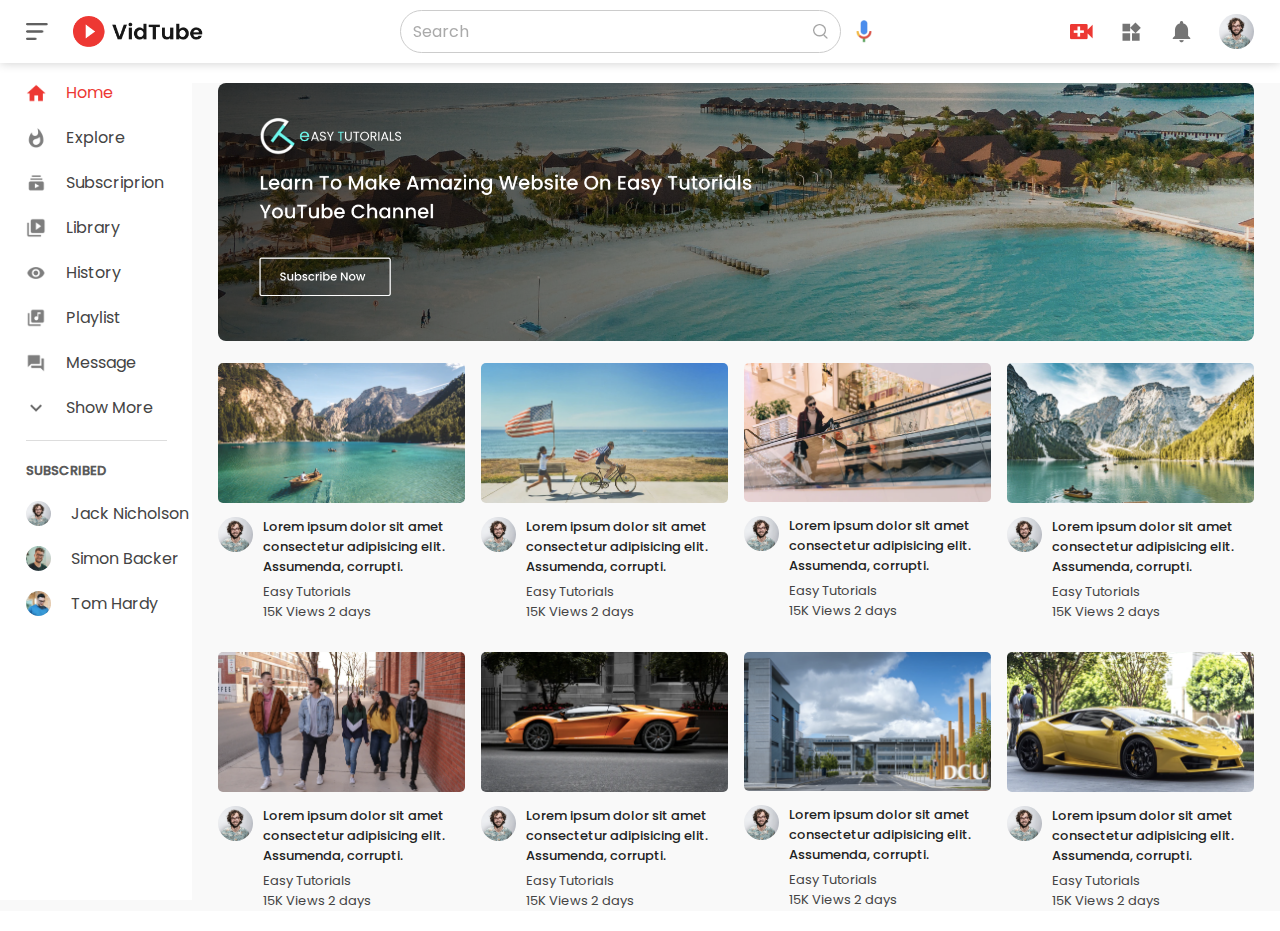
<file: index.html>
<!DOCTYPE html>
<html lang="en">
  <head>
    <meta charset="UTF-8" />
    <meta name="viewport" content="width=device-width, initial-scale=1.0" />
    <title>VidTube</title>
    <!-- Font Awesome CDN -->
    <link
      rel="stylesheet"
      href="https://cdnjs.cloudflare.com/ajax/libs/font-awesome/6.5.0/css/all.min.css"
    />
    <link rel="stylesheet" href="./style.css" />
  </head>
  <body>
    <!-- ========================= NAVBAR ========================= -->
    <nav class="flex-div">
      <div class="nav-left flex-div">
        <img src="./images/menu.png" class="menu-icon" alt="" />
        <img src="./images/logo.png" class="logo" alt="" />
      </div>
      <div class="nav-middle flex-div">
        <div class="search-box flex-div">
          <input type="text" placeholder="Search" />
          <img src="./images/search.png" alt="" />
        </div>
        <img src="./images/voice-search.png" class="mic-icon" />
      </div>

      <div class="nav-right flex-div">
        <img src="./images/upload.png" alt="" />
        <img src="./images/more.png" alt="" />
        <img src="./images/notification.png" alt="" />
        <img src="./images/Jack.png" class="user-icon" alt="" />
      </div>
    </nav>

    <!-- ========================= SIDEBAR ========================= -->
    <div class="sidebar">
      <div class="shortcut-links">
        <a href=""
          ><img src="./images/home.png" alt="" />
          <p>Home</p></a
        >
        <a href=""
          ><img src="./images/explore.png" alt="" />
          <p>Explore</p></a
        >
        <a href=""
          ><img src="./images/subscriprion.png" alt="" />
          <p>Subscriprion</p></a
        >
        <a href=""
          ><img src="./images/library.png" alt="" />
          <p>Library</p></a
        >
        <a href=""
          ><img src="./images/history.png" alt="" />
          <p>History</p></a
        >
        <a href=""
          ><img src="./images/playlist.png" alt="" />
          <p>Playlist</p></a
        >
        <a href=""
          ><img src="./images/messages.png" alt="" />
          <p>Message</p></a
        >
        <a href=""
          ><img src="./images/show-more.png" alt="" />
          <p>Show More</p></a
        >
        <hr />
      </div>
      <div class="subscribed-list">
        <h3>SUBSCRIBED</h3>
        <a href="#"
          ><img src="./images/Jack.png" alt="" />
          <p>Jack Nicholson</p></a
        >
        <a href="#"
          ><img src="./images/simon.png" alt="" />
          <p>Simon Backer</p></a
        >
        <a href="#"
          ><img src="./images/tom.png" alt="" />
          <p>Tom Hardy</p></a
        >
      </div>
    </div>

    <!-- ========================= MAIN ========================= -->
    <div class="container">
      <div class="banner">
        <img src="./images/banner.png" alt="" />
      </div>
      <div class="list-container">
        <div class="vid-list">
          <a href="./play-video.html"
            ><img src="./images/thumbnail1.png" class="thumbnail"
          /></a>
          <div class="flex-div">
            <img src="./images/Jack.png" alt="" />
            <div class="vid-info">
              <a href="./play-video.html"
                >Lorem ipsum dolor sit amet consectetur adipisicing elit.
                Assumenda, corrupti.</a
              >
              <p>Easy Tutorials</p>
              <p>15K Views 2 days</p>
            </div>
          </div>
        </div>
        <div class="vid-list">
          <a href="./play-video.html"
            ><img src="./images/thumbnail2.png" class="thumbnail"
          /></a>
          <div class="flex-div">
            <img src="./images/Jack.png" alt="" />
            <div class="vid-info">
              <a href="./play-video.html"
                >Lorem ipsum dolor sit amet consectetur adipisicing elit.
                Assumenda, corrupti.</a
              >
              <p>Easy Tutorials</p>
              <p>15K Views 2 days</p>
            </div>
          </div>
        </div>
        <div class="vid-list">
          <a href="./play-video.html"
            ><img src="./images/thumbnail3.png" class="thumbnail"
          /></a>
          <div class="flex-div">
            <img src="./images/Jack.png" alt="" />
            <div class="vid-info">
              <a href="./play-video.html"
                >Lorem ipsum dolor sit amet consectetur adipisicing elit.
                Assumenda, corrupti.</a
              >
              <p>Easy Tutorials</p>
              <p>15K Views 2 days</p>
            </div>
          </div>
        </div>
        <div class="vid-list">
          <a href="./play-video.html"
            ><img src="./images/thumbnail4.png" class="thumbnail"
          /></a>
          <div class="flex-div">
            <img src="./images/Jack.png" alt="" />
            <div class="vid-info">
              <a href="./play-video.html"
                >Lorem ipsum dolor sit amet consectetur adipisicing elit.
                Assumenda, corrupti.</a
              >
              <p>Easy Tutorials</p>
              <p>15K Views 2 days</p>
            </div>
          </div>
        </div>
        <div class="vid-list">
          <a href="./play-video.html"
            ><img src="./images/thumbnail5.png" class="thumbnail"
          /></a>
          <div class="flex-div">
            <img src="./images/Jack.png" alt="" />
            <div class="vid-info">
              <a href="./play-video.html"
                >Lorem ipsum dolor sit amet consectetur adipisicing elit.
                Assumenda, corrupti.</a
              >
              <p>Easy Tutorials</p>
              <p>15K Views 2 days</p>
            </div>
          </div>
        </div>
        <div class="vid-list">
          <a href="./play-video.html"
            ><img src="./images/thumbnail6.png" class="thumbnail"
          /></a>
          <div class="flex-div">
            <img src="./images/Jack.png" alt="" />
            <div class="vid-info">
              <a href="./play-video.html"
                >Lorem ipsum dolor sit amet consectetur adipisicing elit.
                Assumenda, corrupti.</a
              >
              <p>Easy Tutorials</p>
              <p>15K Views 2 days</p>
            </div>
          </div>
        </div>
        <div class="vid-list">
          <a href="./play-video.html"
            ><img src="./images/thumbnail7.png" class="thumbnail"
          /></a>
          <div class="flex-div">
            <img src="./images/Jack.png" alt="" />
            <div class="vid-info">
              <a href="./play-video.html"
                >Lorem ipsum dolor sit amet consectetur adipisicing elit.
                Assumenda, corrupti.</a
              >
              <p>Easy Tutorials</p>
              <p>15K Views 2 days</p>
            </div>
          </div>
        </div>
        <div class="vid-list">
          <a href="./play-video.html"
            ><img src="./images/thumbnail8.png" class="thumbnail"
          /></a>
          <div class="flex-div">
            <img src="./images/Jack.png" alt="" />
            <div class="vid-info">
              <a href="./play-video.html"
                >Lorem ipsum dolor sit amet consectetur adipisicing elit.
                Assumenda, corrupti.</a
              >
              <p>Easy Tutorials</p>
              <p>15K Views 2 days</p>
            </div>
          </div>
        </div>
      </div>
    </div>

    <!-- ========================= JAVASCRIPT ========================= -->
    <script src="./script.js"></script>
  </body>
</html>
</file>
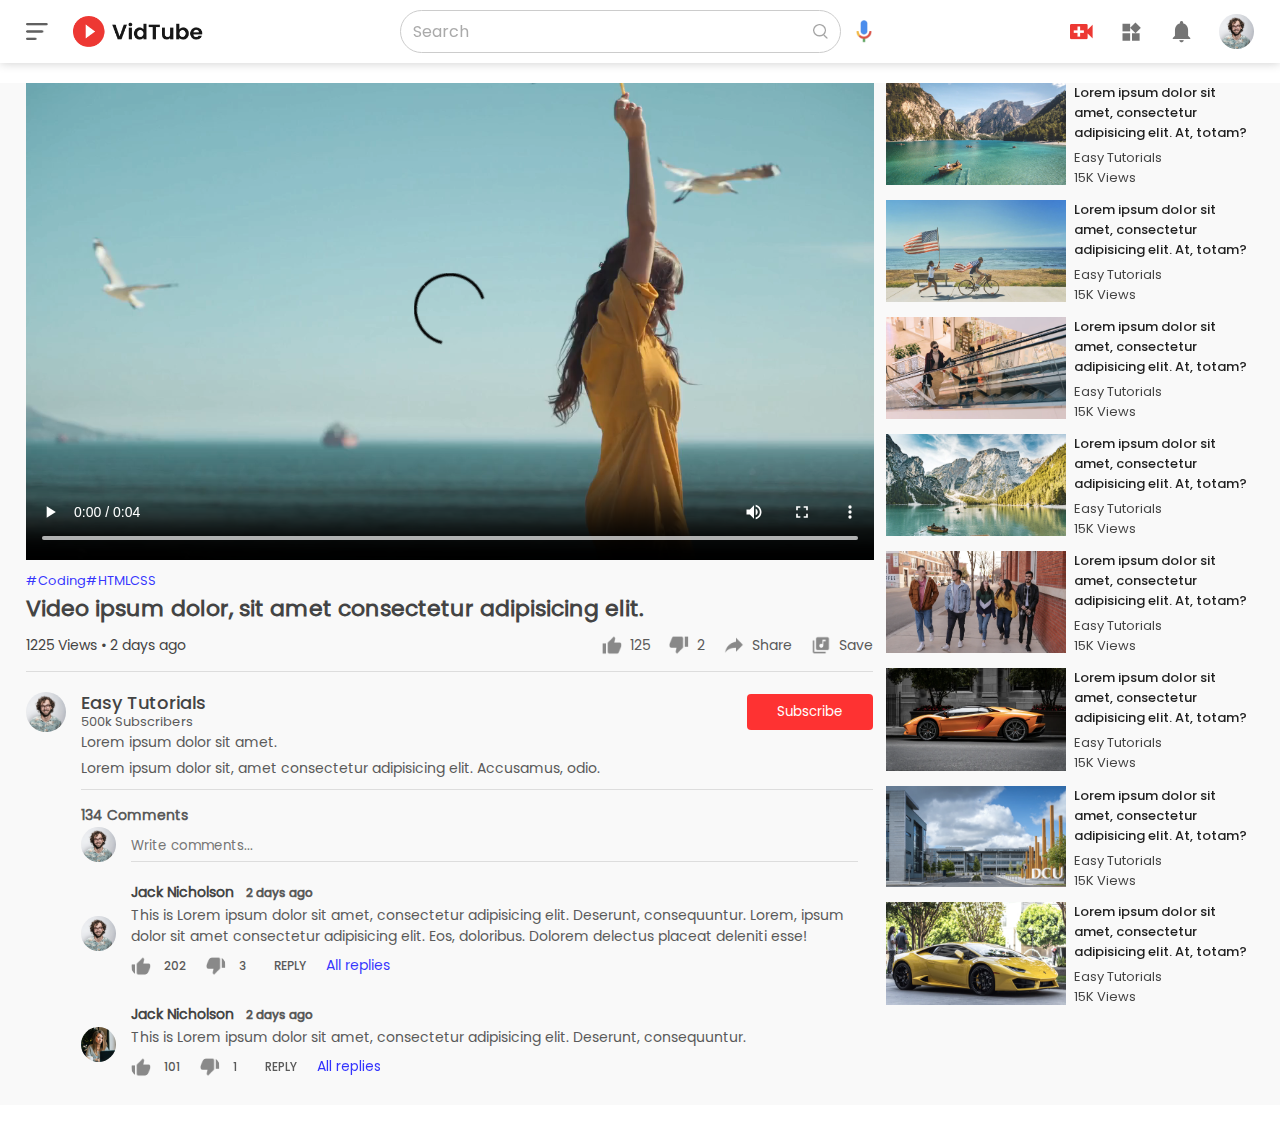
<file: play-video.html>
<!DOCTYPE html>
<html lang="en">
  <head>
    <meta charset="UTF-8" />
    <meta name="viewport" content="width=device-width, initial-scale=1.0" />
    <title>VidTupe | Play Video</title>
    <!-- Font Awesome CDN -->
    <link
      rel="stylesheet"
      href="https://cdnjs.cloudflare.com/ajax/libs/font-awesome/6.5.0/css/all.min.css"
    />
    <link rel="stylesheet" href="./style.css" />
  </head>
  <body>
    <!-- ========================= NAVBAR ========================= -->
    <nav class="flex-div">
      <div class="nav-left flex-div">
        <img src="./images/menu.png" class="menu-icon" alt="" />
        <img src="./images/logo.png" class="logo" alt="" />
      </div>
      <div class="nav-middle flex-div">
        <div class="search-box flex-div">
          <input type="text" placeholder="Search" />
          <img src="./images/search.png" alt="" />
        </div>
        <img src="./images/voice-search.png" class="mic-icon" />
      </div>

      <div class="nav-right flex-div">
        <img src="./images/upload.png" alt="" />
        <img src="./images/more.png" alt="" />
        <img src="./images/notification.png" alt="" />
        <img src="./images/Jack.png" class="user-icon" alt="" />
      </div>
    </nav>
    <!-- =========================  CONTAINER ========================= -->
    <div class="container play-container">
      <div class="row">
        <div class="play-video">
          <video controls autoplay>
            <source src="images/video.mp4" type="video/mp4" />
          </video>

          <div class="tags">
            <a href="">#Coding</a><a href="#">#HTML</a><a href="#">CSS</a>
          </div>

          <h3>Video ipsum dolor, sit amet consectetur adipisicing elit.</h3>
          <div class="play-video-info">
            <p>1225 Views &bull; 2 days ago</p>
            <div>
              <a href="#"><img src="./images/like.png" alt="" />125</a>
              <a href="#"><img src="./images/dislike.png" alt="" />2</a>
              <a href="#"><img src="./images/share.png" alt="" />Share</a>
              <a href="#"><img src="./images/save.png" alt="" />Save</a>
            </div>
          </div>

          <hr />

          <div class="publisher">
            <img src="./images/Jack.png" alt="" />
            <div>
              <p>Easy Tutorials</p>
              <span>500k Subscribers</span>
            </div>
            <button type="button">Subscribe</button>
          </div>

          <div class="vid-description">
            <p>Lorem ipsum dolor sit amet.</p>
            <p>
              Lorem ipsum dolor sit, amet consectetur adipisicing elit.
              Accusamus, odio.
            </p>
            <hr />
            <h4>134 Comments</h4>

            <div class="add-comment">
              <img src="./images/Jack.png" alt="" />
              <input type="text" placeholder="Write comments..." />
            </div>

            <div class="old-comment">
              <img src="./images/Jack.png" alt="" />
              <div>
                <h3>Jack Nicholson <span>2 days ago</span></h3>
                <p>
                  This is Lorem ipsum dolor sit amet, consectetur adipisicing
                  elit. Deserunt, consequuntur. Lorem, ipsum dolor sit amet
                  consectetur adipisicing elit. Eos, doloribus. Dolorem delectus
                  placeat deleniti esse!
                </p>
                <div class="comment-action">
                  <img src="./images/like.png" alt="" />
                  <span>202</span>
                  <img src="./images/dislike.png" alt="" />
                  <span>3</span>
                  <span>REPLY</span>
                  <a href="#">All replies</a>
                </div>
              </div>
            </div>
            <div class="old-comment">
              <img src="./images/cameron.png" alt="" />
              <div>
                <h3>Jack Nicholson <span>2 days ago</span></h3>
                <p>
                  This is Lorem ipsum dolor sit amet, consectetur adipisicing
                  elit. Deserunt, consequuntur.
                </p>
                <div class="comment-action">
                  <img src="./images/like.png" alt="" />
                  <span>101</span>
                  <img src="./images/dislike.png" alt="" />
                  <span>1</span>
                  <span>REPLY</span>
                  <a href="#">All replies</a>
                </div>
              </div>
            </div>
          </div>
        </div>
        <div class="right-sidebar">
          <div class="side-video-list">
            <a href="#" class="small-thumbnail"
              ><img src="./images/thumbnail1.png" alt=""
            /></a>
            <div class="vid-info">
              <a href="#"
                >Lorem ipsum dolor sit amet, consectetur adipisicing elit. At,
                totam?</a
              >
              <p>Easy Tutorials</p>
              <p>15K Views</p>
            </div>
          </div>
          <div class="side-video-list">
            <a href="#" class="small-thumbnail"
              ><img src="./images/thumbnail2.png" alt=""
            /></a>
            <div class="vid-info">
              <a href="#"
                >Lorem ipsum dolor sit amet, consectetur adipisicing elit. At,
                totam?</a
              >
              <p>Easy Tutorials</p>
              <p>15K Views</p>
            </div>
          </div>
          <div class="side-video-list">
            <a href="#" class="small-thumbnail"
              ><img src="./images/thumbnail3.png" alt=""
            /></a>
            <div class="vid-info">
              <a href="#"
                >Lorem ipsum dolor sit amet, consectetur adipisicing elit. At,
                totam?</a
              >
              <p>Easy Tutorials</p>
              <p>15K Views</p>
            </div>
          </div>
          <div class="side-video-list">
            <a href="#" class="small-thumbnail"
              ><img src="./images/thumbnail4.png" alt=""
            /></a>
            <div class="vid-info">
              <a href="#"
                >Lorem ipsum dolor sit amet, consectetur adipisicing elit. At,
                totam?</a
              >
              <p>Easy Tutorials</p>
              <p>15K Views</p>
            </div>
          </div>
          <div class="side-video-list">
            <a href="#" class="small-thumbnail"
              ><img src="./images/thumbnail5.png" alt=""
            /></a>
            <div class="vid-info">
              <a href="#"
                >Lorem ipsum dolor sit amet, consectetur adipisicing elit. At,
                totam?</a
              >
              <p>Easy Tutorials</p>
              <p>15K Views</p>
            </div>
          </div>
          <div class="side-video-list">
            <a href="#" class="small-thumbnail"
              ><img src="./images/thumbnail6.png" alt=""
            /></a>
            <div class="vid-info">
              <a href="#"
                >Lorem ipsum dolor sit amet, consectetur adipisicing elit. At,
                totam?</a
              >
              <p>Easy Tutorials</p>
              <p>15K Views</p>
            </div>
          </div>
          <div class="side-video-list">
            <a href="#" class="small-thumbnail"
              ><img src="./images/thumbnail7.png" alt=""
            /></a>
            <div class="vid-info">
              <a href="#"
                >Lorem ipsum dolor sit amet, consectetur adipisicing elit. At,
                totam?</a
              >
              <p>Easy Tutorials</p>
              <p>15K Views</p>
            </div>
          </div>
          <div class="side-video-list">
            <a href="#" class="small-thumbnail"
              ><img src="./images/thumbnail8.png" alt=""
            /></a>
            <div class="vid-info">
              <a href="#"
                >Lorem ipsum dolor sit amet, consectetur adipisicing elit. At,
                totam?</a
              >
              <p>Easy Tutorials</p>
              <p>15K Views</p>
            </div>
          </div>
        </div>
      </div>
    </div>
  </body>
</html>
</file>
<file: style.css>
@font-face {
  font-family: "pop-light";
  src: url("./fonts/Poppins-Light.ttf");
}
@font-face {
  font-family: "pop-reg";
  src: url("./fonts/Poppins-Regular.ttf");
}
@font-face {
  font-family: "pop-med";
  src: url("./fonts/Poppins-Medium.ttf");
}
@font-face {
  font-family: "pop-bold";
  src: url("./fonts/Poppins-Bold.ttf");
}
* {
  margin: 0;
  padding: 0;
  font-family: "pop-reg", sans-serif;
  box-sizing: border-box;
  color: #444;
}
a {
  text-decoration: none;
  color: #5a5a5a;
}
img {
  cursor: pointer;
}
.flex-div {
  display: flex;
  align-items: center;
}

/* ========================= NAVBAR ========================= */
nav {
  padding: 10px 2%;
  justify-content: space-between;
  background-color: #fff;
  box-shadow: 0 0 10px rgba(0, 0, 0, 0.2);
  position: sticky;
  top: 0;
  z-index: 10;
}
.nav-right img {
  width: 25px;
  margin-right: 25px;
}
.nav-right .user-icon {
  width: 35px;
  border-radius: 50%;
  margin-right: 0;
}
.nav-left .menu-icon {
  width: 22px;
  margin-right: 25px;
}
.nav-left .logo {
  width: 130px;
}
.nav-middle .mic-icon {
  width: 16px;
}
.nav-middle .search-box {
  border: 1px solid #ccc;
  margin-right: 15px;
  padding: 8px 12px;
  border-radius: 25px;
}
.nav-middle .search-box input {
  width: 400px;
  border: 0;
  outline: 0;
  background-color: transparent;
  font-size: 16px;
}
.nav-middle .search-box input::placeholder {
  color: #aaa;
}
.nav-middle .search-box img {
  width: 15px;
}

/* ========================= SIDEBAR ========================= */
.sidebar {
  background-color: #fff;
  width: 15%;
  height: 100vh;
  position: fixed;
  top: 0;
  padding-left: 2%;
  padding-top: 80px;
}
.shortcut-links a img {
  width: 20px;
  margin-right: 20px;
}
.shortcut-links a {
  display: flex;
  align-items: center;
  margin-bottom: 20px;
  width: fit-content;
  flex-wrap: wrap;
}
.shortcut-links a:first-child p {
  color: #ed3833;
}
.sidebar hr {
  border: 0;
  background-color: #ddd;
  width: 85%;
  height: 1px;
}
.subscribed-list h3 {
  font-size: 13px;
  margin: 20px 0;
  color: #5a5a5a;
  font-family: "pop-med";
}
.subscribed-list a {
  display: flex;
  align-items: center;
  margin-bottom: 20px;
  width: fit-content;
  flex-wrap: wrap;
}
.subscribed-list a img {
  width: 25px;
  border-radius: 50%;
  margin-right: 20px;
}
.small-sidebar {
  width: 5%;
}
.small-sidebar p {
  display: none;
}
.small-sidebar h3 {
  display: none;
}
.small-sidebar hr {
  width: 50%;
  margin-bottom: 20px;
}

/* ========================= MAIN ========================= */
.container {
  background-color: #f9f9f9;
  padding-left: 17%;
  padding-right: 2%;
  margin-top: 20px;
  margin-bottom: 20px;
}
.large-container {
  padding-left: 7%;
}
.banner {
  width: 100%;
}
.banner img {
  width: 100%;
  border-radius: 8px;
}
.list-container {
  display: grid;
  grid-template-columns: repeat(auto-fit, minmax(230px, 1fr));
  grid-column-gap: 16px;
  grid-row-gap: 30px;
  margin-top: 15px;
}
.vid-list .thumbnail {
  width: 100%;
  border-radius: 5px;
}
.vid-list .flex-div {
  align-items: flex-start;
  margin-top: 7px;
}
.vid-list .flex-div img {
  width: 35px;
  margin-right: 10px;
  border-radius: 50%;
}
.vid-info {
  color: #5a5a5a;
  font-size: 13px;
}
.vid-info a {
  color: #222;
  font-family: "pop-med";
  display: block;
  margin-bottom: 5px;
}

/* ========================= MAIN PAGE MEDIA QUERIES ========================= */

@media (max-width: 900px) {
  .menu-icon {
    display: none;
  }
  .sidebar {
    display: none;
  }
  .container,
  .large-container {
    padding-left: 5%;
    padding-right: 5%;
  }
  .nav-right img {
    display: none;
  }
  .nav-right .user-icon {
    display: block;
    width: 30px;
  }
  .nav-middle .search-box input {
    width: 100px;
  }
  .nav-middle .mic-icon {
    display: none;
  }
  .logo {
    width: 90px;
  }
}

/* =========================  PLAY VIDEO PAGE ========================= */
.play-container {
  padding-left: 2%;
}
.row {
  display: flex;
  justify-content: space-between;
  flex-wrap: wrap;
}
.play-video {
  flex-basis: 69%;
}
.right-sidebar {
  flex-basis: 30%;
}

.play-video video {
  width: 100%;
}
.side-video-list {
  display: flex;
  justify-content: space-between;
  margin-bottom: 8px;
}
.side-video-list img {
  width: 100%;
}
.side-video-list .small-thumbnail {
  flex-basis: 49%;
}
.side-video-list .vid-info {
  flex-basis: 49%;
}
.play-video .tags a {
  color: rgba(0, 0, 255, 0.8);
  font-size: 13px;
}
.play-video h3 {
  font-size: 22px;
}
.play-video .play-video-info {
  display: flex;
  justify-content: space-between;
  flex-wrap: wrap;
  margin-top: 10px;
  font-size: 14px;
  color: #5a5a5a;
}
.play-video .play-video-info a {
  display: inline-flex;
  align-items: center;
  margin-left: 15px;
}
.play-video .play-video-info a img {
  width: 20px;
  margin-right: 8px;
}
.play-video hr {
  border: 0;
  height: 1px;
  background-color: #ddd;
  margin: 10px 0;
}
.publisher {
  display: flex;
  align-items: center;
  margin-top: 20px;
}
.publisher div {
  flex-grow: 1;
  line-height: 18px;
}
.publisher img {
  width: 40px;
  border-radius: 50%;
  margin-right: 15px;
}
.publisher div p {
  color: #444;
  font-family: "pop-med";
  font-size: 18px;
}
.publisher div span {
  font-size: 13px;
  color: #5a5a5a;
}
.publisher button {
  background-color: rgba(255, 0, 0, 0.8);
  border: none;
  outline: none;
  padding: 8px 30px;
  color: #fff;
  border-radius: 4px;
  cursor: pointer;
}
.vid-description {
  padding-left: 55px;
}
.vid-description p {
  font-size: 14px;
  color: #5a5a5a;
  margin-bottom: 5px;
}
.vid-description h4 {
  font-size: 14px;
  margin-top: 15px;
  color: #5a5a5a;
}
.add-comment {
  display: flex;
  align-items: center;
  margin-right: 15px;
}
.add-comment img {
  border-radius: 50%;
  margin-right: 15px;
  width: 35px;
}
.add-comment input {
  background-color: transparent;
  border: none;
  outline: none;
  border-bottom: 1px solid #ddd;
  width: 100%;
  padding: 10px 0 5px;
}
.old-comment {
  display: flex;
  align-items: center;
  margin: 20px 0;
}

.old-comment img {
  width: 35px;
  border-radius: 35px;
  margin-right: 15px;
}
.old-comment h3 {
  font-size: 14px;
  margin-bottom: 2px;
}
.old-comment span {
  color: #5a5a5a;
  font-size: 12px;
  font-family: "pop-med";
  margin-left: 8px;
}
.old-comment .comment-action {
  display: flex;
  align-items: center;
  margin: 8px 0;
  font-size: 14px;
}
.old-comment .comment-action img {
  width: 20px;
  margin-right: 5px;
}
.old-comment .comment-action span {
  margin-right: 20px;
  color: #5a5a5a;
}
.old-comment .comment-action a {
  color: rgba(0, 0, 255, 0.8);
}

/* ========================= PALY PAGE MEDIA QUERIES ========================= */
@media (max-width: 900px) {
  .play-video {
    flex-basis: 100%;
  }
  .right-sidebar {
    flex-basis: 100%;
  }
  .play-container {
    padding-left: 5%;
  }
  .vid-description {
    padding-left: 0;
  }
  .play-video .play-video-info a {
    margin-left: 0;
    margin-right: 15px;
    margin-top: 15px;
  }
}
</file>
